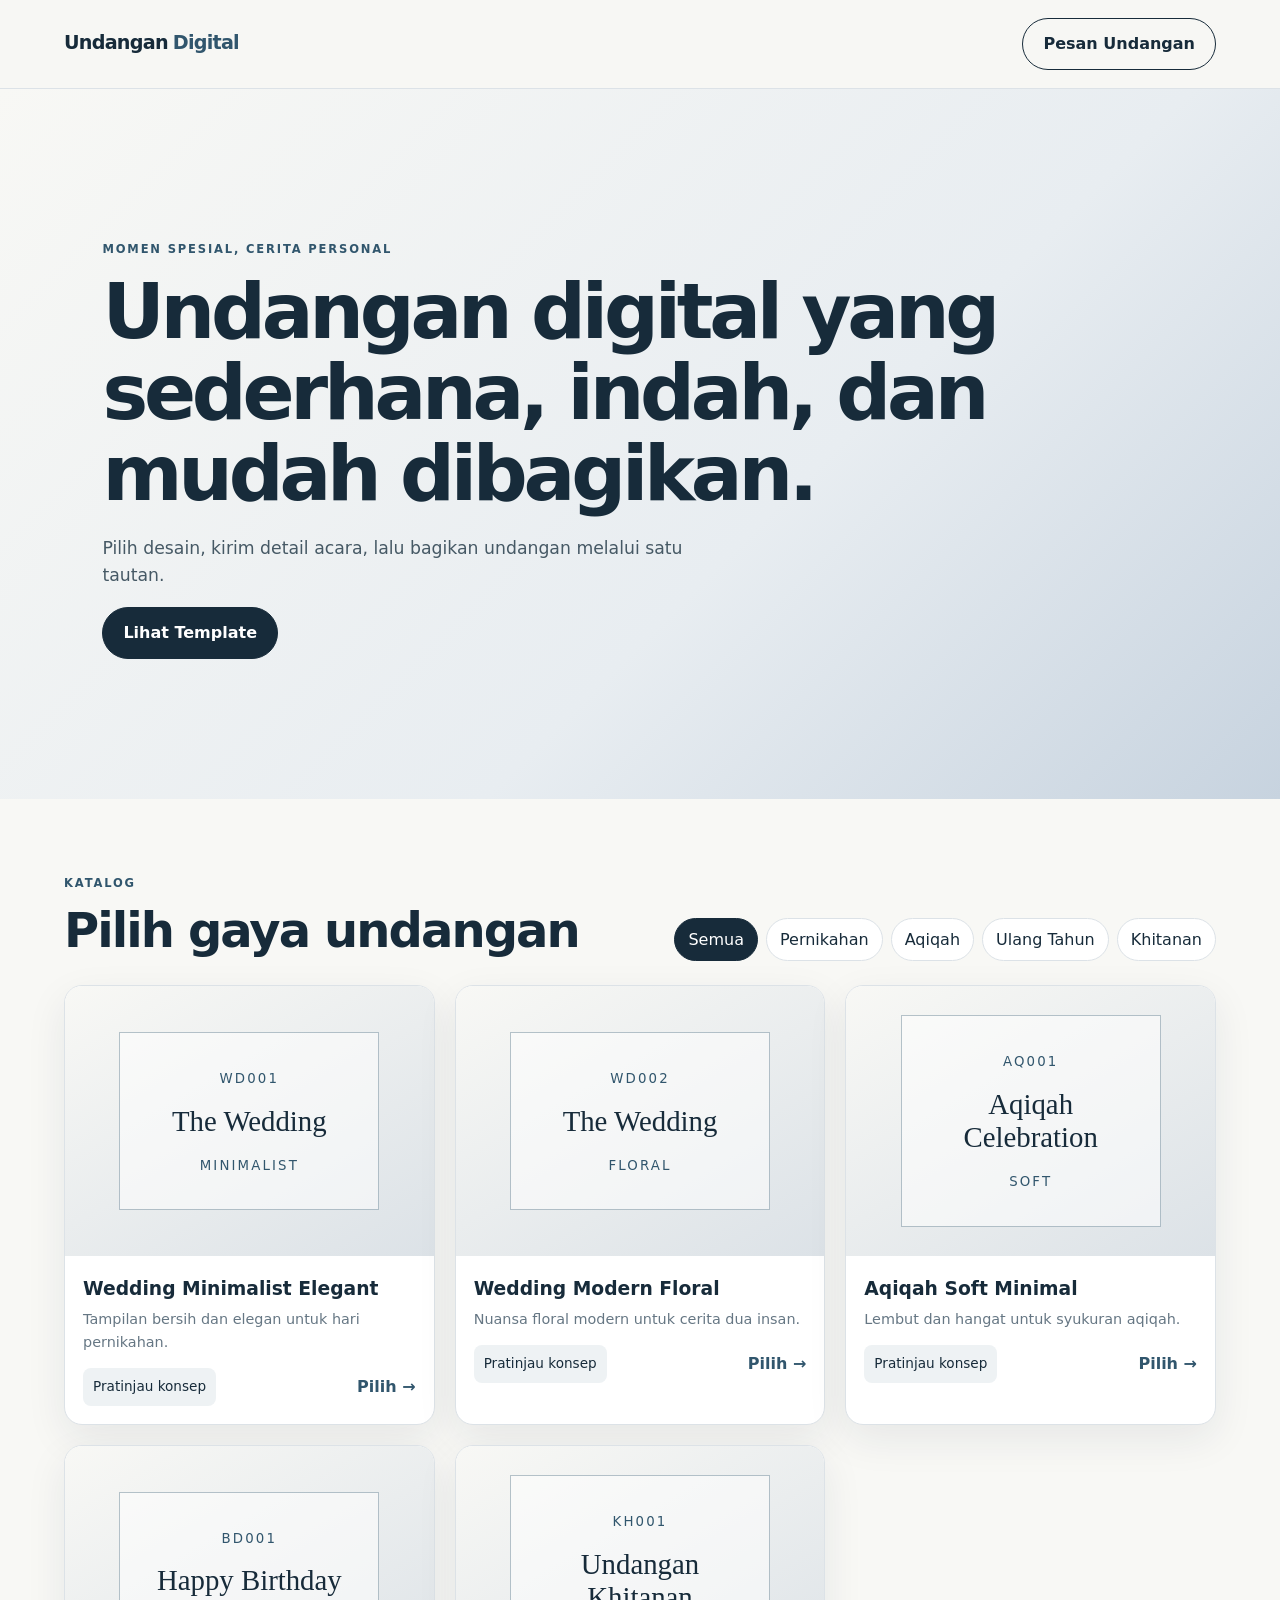
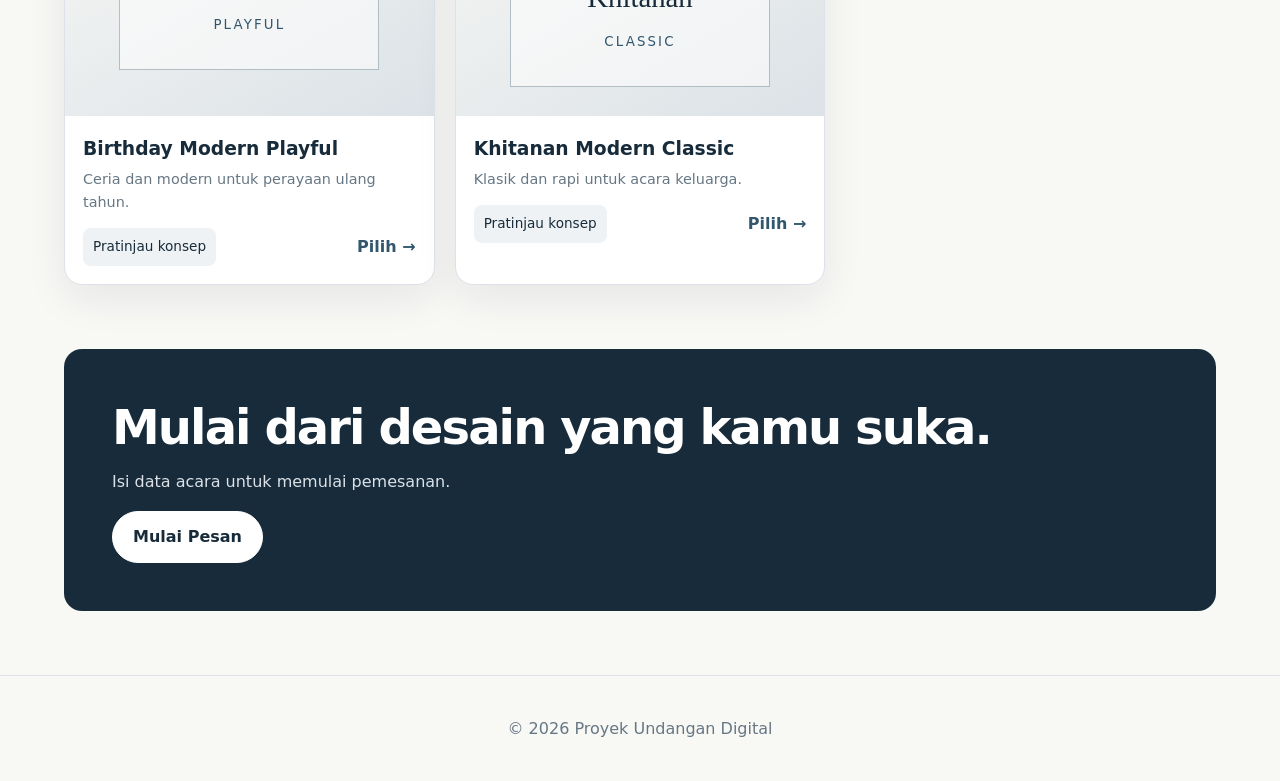
<file: index.html>
<!doctype html>
<html lang="id">
<head>
  <meta charset="utf-8">
  <meta name="viewport" content="width=device-width, initial-scale=1">
  <meta name="description" content="Undangan digital untuk momen spesial.">
  <title>Proyek Undangan Digital</title>
  <link rel="stylesheet" href="css/global.css">
  <link rel="stylesheet" href="css/responsive.css">
</head>
<body>
  <header class="site-header">
    <a class="brand" href="./">Undangan<span>Digital</span></a>
    <a class="button button-light" href="order/">Pesan Undangan</a>
  </header>
  <main>
    <section class="hero">
      <p class="eyebrow">MOMEN SPESIAL, CERITA PERSONAL</p>
      <h1>Undangan digital yang sederhana, indah, dan mudah dibagikan.</h1>
      <p>Pilih desain, kirim detail acara, lalu bagikan undangan melalui satu tautan.</p>
      <a class="button" href="#template">Lihat Template</a>
    </section>
    <section class="section" id="template">
      <div class="section-heading">
        <div><p class="eyebrow">KATALOG</p><h2>Pilih gaya undangan</h2></div>
        <div class="filters" aria-label="Filter kategori">
          <button class="filter active" data-category="all">Semua</button>
          <button class="filter" data-category="wedding">Pernikahan</button>
          <button class="filter" data-category="aqiqah">Aqiqah</button>
          <button class="filter" data-category="birthday">Ulang Tahun</button>
          <button class="filter" data-category="khitanan">Khitanan</button>
        </div>
      </div>
      <div class="template-grid" id="template-grid"></div>
    </section>
    <section class="cta">
      <h2>Mulai dari desain yang kamu suka.</h2>
      <p>Isi data acara untuk memulai pemesanan.</p>
      <a class="button" href="order/">Mulai Pesan</a>
    </section>
  </main>
  <footer><p>© <span id="year"></span> Proyek Undangan Digital</p></footer>
  <script src="js/config.js"></script>
  <script src="js/supabase-client.js"></script>
  <script src="js/app.js"></script>
</body>
</html>
</file>
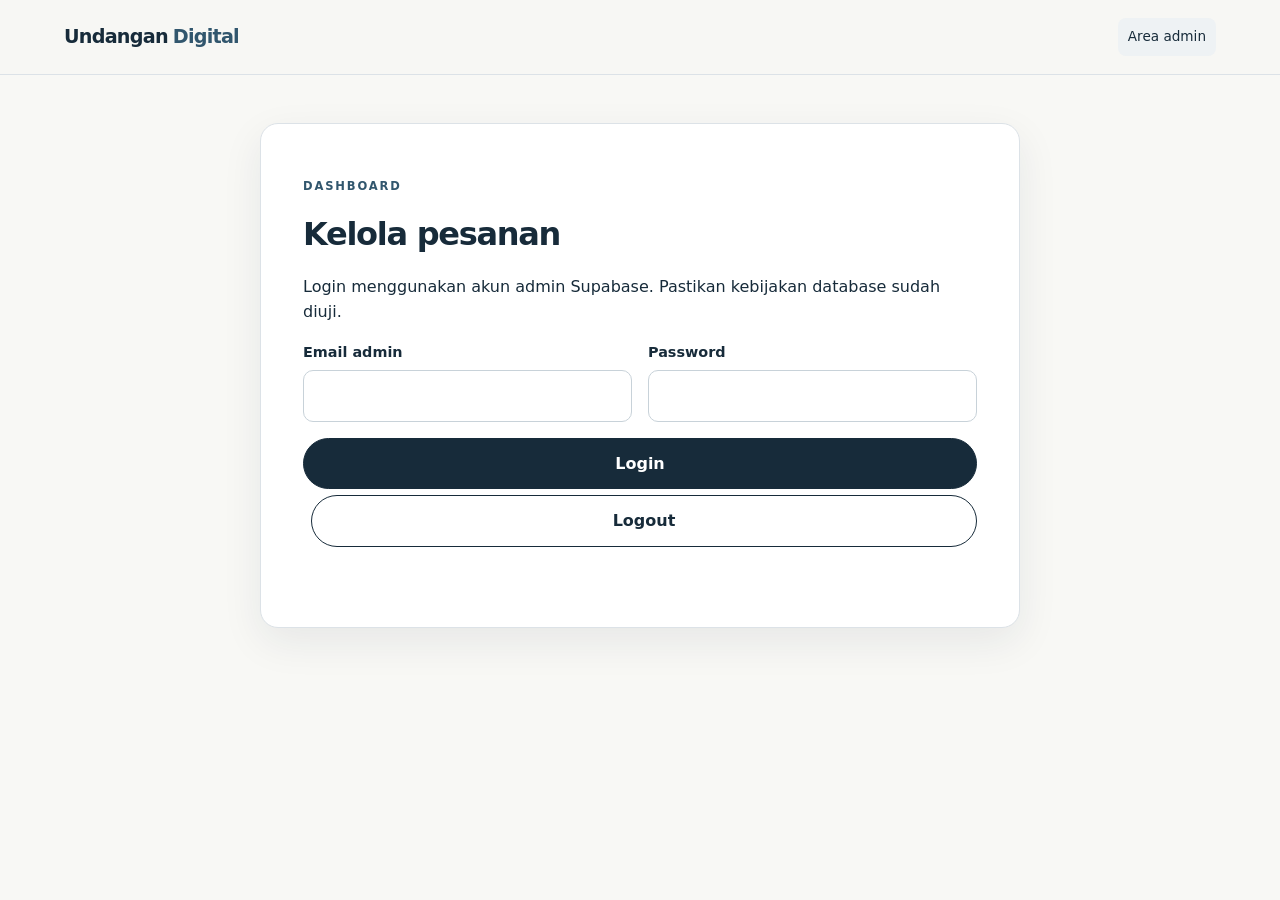
<file: admin/index.html>
<!doctype html><html lang="id"><head><meta charset="utf-8"><meta name="viewport" content="width=device-width,initial-scale=1"><title>Admin — Undangan Digital</title><link rel="stylesheet" href="../css/global.css"><link rel="stylesheet" href="admin.css"></head><body>
<header class="site-header"><a class="brand" href="../">Undangan<span>Digital</span></a><span class="status">Area admin</span></header>
<main class="form-wrap"><p class="eyebrow">DASHBOARD</p><h1>Kelola pesanan</h1><p>Login menggunakan akun admin Supabase. Pastikan kebijakan database sudah diuji.</p>
<form id="login-form"><div class="form-grid"><div class="field"><label for="email">Email admin</label><input id="email" type="email" required></div><div class="field"><label for="password">Password</label><input id="password" type="password" required></div><div class="field full"><button class="button" type="submit">Login</button><button class="button button-light" type="button" id="logout">Logout</button><p id="admin-message" role="status"></p></div></div></form>
<section id="dashboard" class="hidden"><h2>Daftar pesanan</h2><button class="button" id="refresh">Muat ulang</button><div id="orders-wrap"></div></section></main>
<script src="../js/config.js"></script><script src="../js/supabase-client.js"></script><script src="admin.js"></script></body></html>
</file>
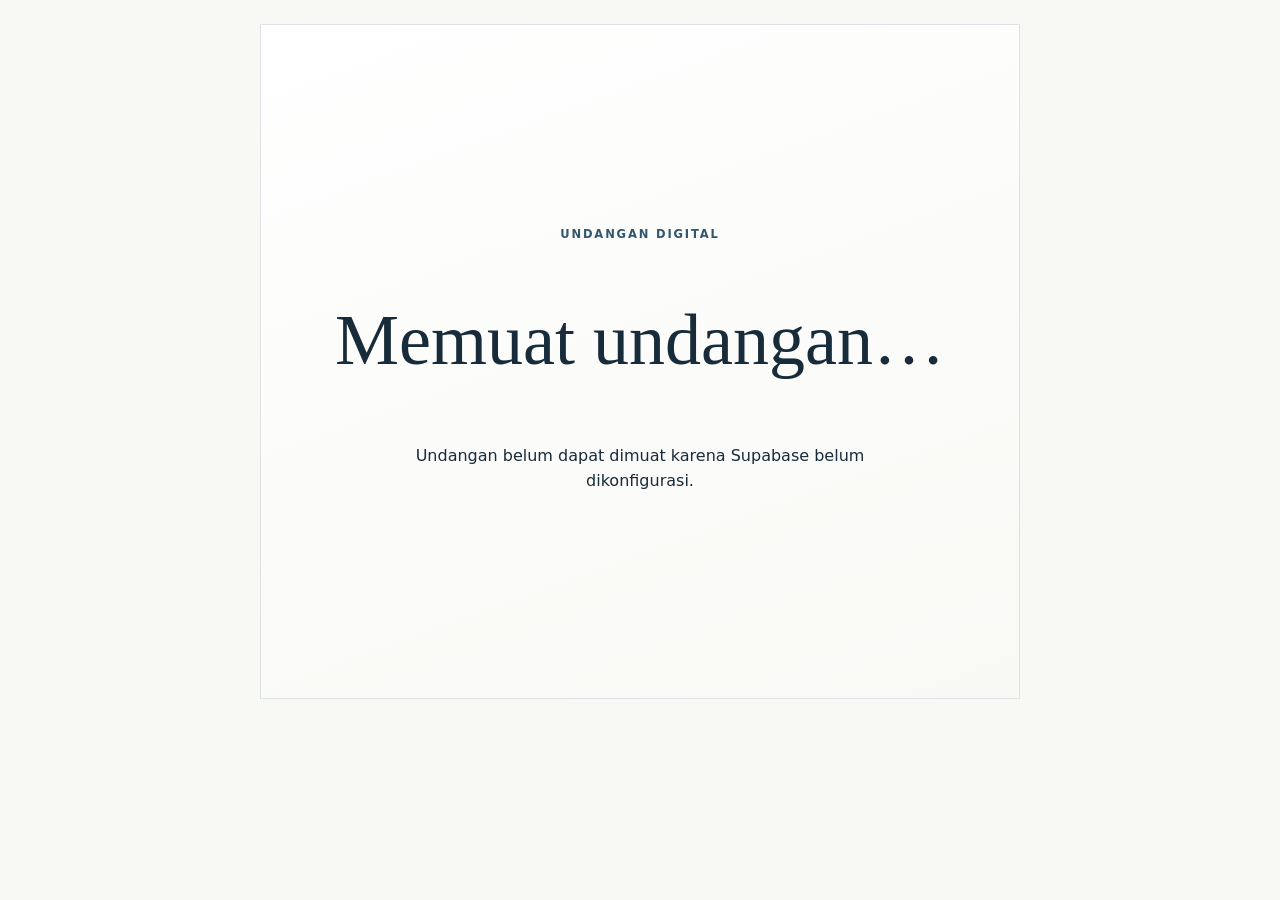
<file: invitation/index.html>
<!doctype html><html lang="id"><head><meta charset="utf-8"><meta name="viewport" content="width=device-width,initial-scale=1"><title>Undangan Digital</title><link rel="stylesheet" href="../css/global.css"><link rel="stylesheet" href="invitation.css"></head><body><main id="invitation-root" class="invitation"><p class="eyebrow">UNDANGAN DIGITAL</p><h1>Memuat undangan…</h1><p id="invitation-message">Jika halaman tidak berubah, pastikan tautan dan konfigurasi tersedia.</p></main><script src="../js/config.js"></script><script src="../js/supabase-client.js"></script><script src="invitation.js"></script></body></html>
</file>
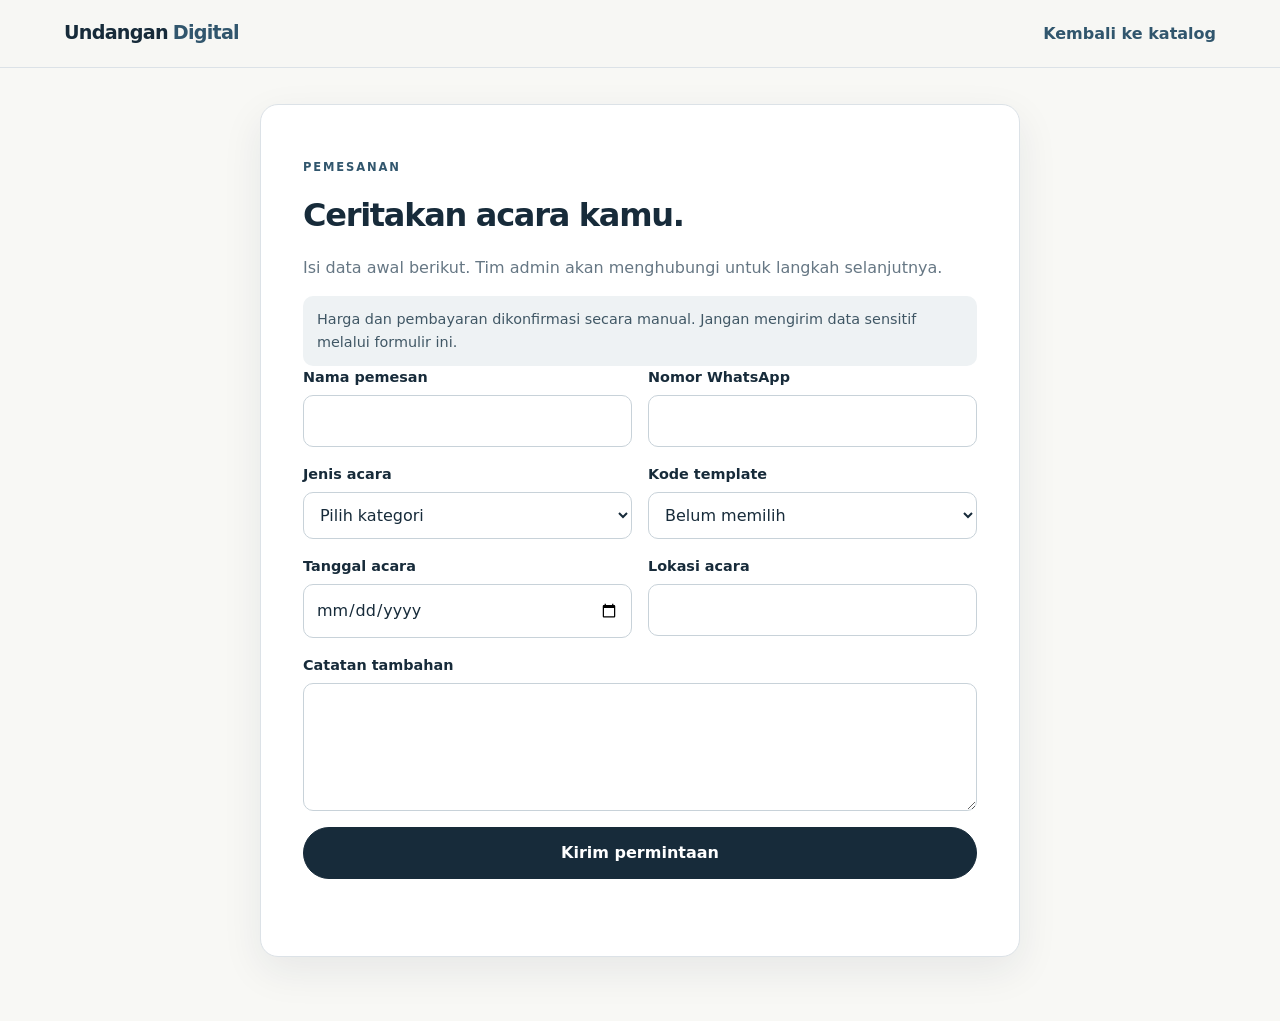
<file: order/index.html>
<!doctype html>
<html lang="id"><head><meta charset="utf-8"><meta name="viewport" content="width=device-width,initial-scale=1"><title>Pemesanan Undangan</title><link rel="stylesheet" href="../css/global.css"><link rel="stylesheet" href="order.css"></head>
<body><header class="site-header"><a class="brand" href="../">Undangan<span>Digital</span></a><a class="text-link" href="../">Kembali ke katalog</a></header>
<main class="form-wrap"><p class="eyebrow">PEMESANAN</p><h1>Ceritakan acara kamu.</h1><p>Isi data awal berikut. Tim admin akan menghubungi untuk langkah selanjutnya.</p><div class="notice">Harga dan pembayaran dikonfirmasi secara manual. Jangan mengirim data sensitif melalui formulir ini.</div>
<form id="order-form"><div class="form-grid">
<div class="field"><label for="name">Nama pemesan</label><input id="name" name="name" required maxlength="100"></div>
<div class="field"><label for="phone">Nomor WhatsApp</label><input id="phone" name="phone" required inputmode="tel" maxlength="30"></div>
<div class="field"><label for="event">Jenis acara</label><select id="event" name="event_type" required><option value="">Pilih kategori</option><option value="wedding">Pernikahan</option><option value="aqiqah">Aqiqah</option><option value="birthday">Ulang tahun</option><option value="khitanan">Khitanan</option><option value="other">Acara lain</option></select></div>
<div class="field"><label for="template">Kode template</label><select id="template" name="template_code"><option value="">Belum memilih</option><option>WD001</option><option>WD002</option><option>AQ001</option><option>BD001</option><option>KH001</option></select></div>
<div class="field"><label for="date">Tanggal acara</label><input id="date" name="event_date" type="date"></div>
<div class="field"><label for="city">Lokasi acara</label><input id="city" name="event_location" maxlength="200"></div>
<div class="field full"><label for="notes">Catatan tambahan</label><textarea id="notes" name="notes" rows="4" maxlength="2000"></textarea></div>
<div class="field full"><button class="button" type="submit">Kirim permintaan</button><p id="form-message" role="status"></p></div>
</div></form></main><script src="../js/config.js"></script><script src="../js/supabase-client.js"></script><script src="order.js"></script></body></html>
</file>
<file: css/global.css>
:root{--ink:#172B3A;--slate:#31566D;--paper:#F8F8F5;--white:#fff;--line:#DCE2E7;--muted:#667784;--radius:18px;--shadow:0 14px 40px rgba(23,43,58,.08)}
*{box-sizing:border-box}html{scroll-behavior:smooth}body{margin:0;background:var(--paper);color:var(--ink);font-family:Inter,ui-sans-serif,system-ui,-apple-system,"Segoe UI",sans-serif;line-height:1.6}a{color:inherit;text-decoration:none}button,input,select,textarea{font:inherit}button{cursor:pointer}.site-header{display:flex;justify-content:space-between;align-items:center;padding:18px clamp(20px,5vw,72px);border-bottom:1px solid var(--line);background:rgba(248,248,245,.92)}.brand{font-weight:800;letter-spacing:-.04em;font-size:1.2rem}.brand span{color:var(--slate);margin-left:5px}.hero{padding:clamp(64px,11vw,140px) clamp(20px,8vw,120px);background:linear-gradient(135deg,#F8F8F5 0%,#E8EDF1 60%,#C7D3DF 100%)}.hero h1{font-size:clamp(2.25rem,6vw,5rem);line-height:1.06;letter-spacing:-.055em;max-width:900px;margin:12px 0 20px}.hero p:not(.eyebrow){max-width:620px;color:#465965;font-size:1.08rem}.eyebrow{font-size:.72rem;font-weight:800;letter-spacing:.16em;color:var(--slate)}.button{display:inline-flex;align-items:center;justify-content:center;background:var(--ink);color:white;padding:12px 20px;border-radius:999px;font-weight:700;border:1px solid var(--ink);transition:transform .2s,background .2s}.button:hover{transform:translateY(-2px);background:var(--slate)}.button-light{background:transparent;color:var(--ink)}.section{padding:64px clamp(20px,5vw,72px)}.section-heading{display:flex;align-items:flex-end;justify-content:space-between;gap:24px;flex-wrap:wrap;margin-bottom:24px}.section h2,.cta h2{font-size:clamp(1.8rem,4vw,3rem);line-height:1.1;letter-spacing:-.04em;margin:4px 0}.filters{display:flex;gap:8px;flex-wrap:wrap}.filter{border:1px solid var(--line);background:white;color:var(--ink);padding:8px 13px;border-radius:999px}.filter.active{background:var(--ink);color:white;border-color:var(--ink)}.template-grid{display:grid;grid-template-columns:repeat(3,minmax(0,1fr));gap:20px}.template-card{background:white;border:1px solid var(--line);border-radius:var(--radius);overflow:hidden;box-shadow:var(--shadow)}.template-cover{min-height:270px;display:grid;place-items:center;padding:24px;text-align:center;background:linear-gradient(150deg,#F8F8F5,#DCE2E7)}.template-cover .cover-inner{border:1px solid rgba(49,86,109,.35);padding:32px 18px;width:100%;max-width:260px;background:rgba(255,255,255,.55)}.cover-inner small{letter-spacing:.16em;text-transform:uppercase;color:var(--slate)}.cover-inner strong{display:block;font-family:Georgia,serif;font-weight:500;font-size:1.8rem;line-height:1.15;margin:14px 0}.template-info{padding:18px}.template-info h3{margin:0 0 4px}.template-info p{color:var(--muted);font-size:.9rem;margin:0 0 14px}.card-actions{display:flex;justify-content:space-between;align-items:center;gap:12px}.text-link{font-weight:750;color:var(--slate)}.cta{margin:0 clamp(20px,5vw,72px) 64px;padding:48px;border-radius:var(--radius);background:var(--ink);color:white}.cta p{color:#DCE2E7}.cta .button{background:white;color:var(--ink);border-color:white}footer{padding:24px;text-align:center;color:var(--muted);border-top:1px solid var(--line)}.form-wrap{max-width:760px;margin:48px auto;padding:clamp(20px,5vw,42px);background:white;border:1px solid var(--line);border-radius:var(--radius);box-shadow:var(--shadow)}.form-wrap h1{line-height:1.1;letter-spacing:-.04em}.form-grid{display:grid;grid-template-columns:1fr 1fr;gap:16px}.field{display:flex;flex-direction:column;gap:6px}.field.full{grid-column:1/-1}.field label{font-weight:700;font-size:.9rem}.field input,.field select,.field textarea{width:100%;padding:12px;border:1px solid #C8D2D9;border-radius:10px;background:white;color:var(--ink)}.notice{padding:12px 14px;border-radius:10px;background:#EEF2F4;color:#405765;font-size:.9rem}.status{padding:8px 10px;border-radius:8px;background:#EEF2F4;font-size:.85rem}.admin-table{width:100%;border-collapse:collapse;background:white}.admin-table th,.admin-table td{padding:12px;border-bottom:1px solid var(--line);text-align:left}.invitation{max-width:760px;margin:24px auto;background:white;text-align:center;border:1px solid var(--line);padding:clamp(24px,7vw,64px)}.invitation h1{font-family:Georgia,serif;font-weight:500;font-size:clamp(2.3rem,8vw,4.5rem);line-height:1.05}.hidden{display:none!important}
</file>
<file: css/responsive.css>
@media(max-width:800px){.template-grid{grid-template-columns:repeat(2,minmax(0,1fr))}.section-heading{align-items:flex-start}.cta{padding:32px 24px}}@media(max-width:560px){.site-header{padding:14px 18px}.brand{font-size:1rem}.site-header .button{padding:9px 13px;font-size:.86rem}.hero{padding:64px 22px}.template-grid{grid-template-columns:1fr}.template-cover{min-height:250px}.section{padding:48px 18px}.filters{gap:6px}.filter{font-size:.82rem;padding:7px 10px}.form-grid{grid-template-columns:1fr}.field.full{grid-column:auto}.cta{margin:0 18px 44px}.admin-table{font-size:.82rem}.admin-table th,.admin-table td{padding:8px}}
</file>
<file: admin/admin.css>
#dashboard{margin-top:32px;overflow-x:auto}#admin-message{color:var(--slate)}#logout{margin-left:8px}
</file>
<file: invitation/invitation.css>
.invitation{min-height:75vh;display:flex;flex-direction:column;justify-content:center;align-items:center;background:linear-gradient(160deg,#fff,#F8F8F5)}.invitation p{max-width:540px}.invitation h1{overflow-wrap:anywhere}
</file>
<file: order/order.css>
body{min-height:100vh}.form-wrap{margin:36px auto 64px}.form-wrap>p:not(.eyebrow){color:var(--muted)}#form-message{font-size:.92rem;color:var(--slate)}
</file>
